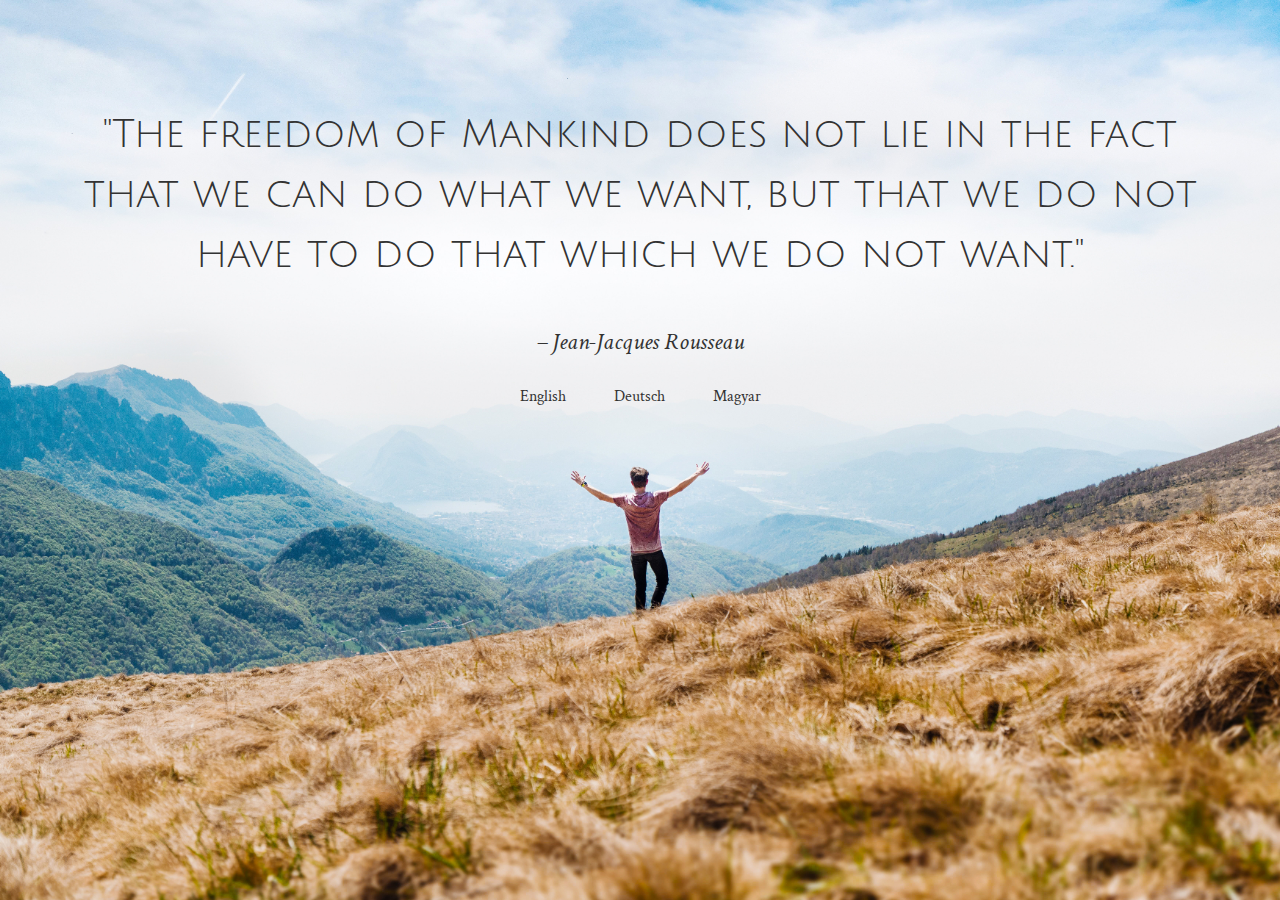
<file: index.html>
<!DOCTYPE html>
<html>
<head>
  <link rel="stylesheet" type="text/css" href="style.css">
  <meta charset="utf-8">
  <title>Freedom</title>
  <meta name="viewport" content="width=device-width, initial-scale=1">
  <link href="https://fonts.googleapis.com/css?family=Crimson+Text|Julius+Sans+One" rel="stylesheet">
</head>
<body>

    <div class="wrapper">
        <p class="quote">
        "The freedom of Mankind does not lie in the fact that we can do what we want, but that we do not have to do that which we do not want."
        </p>

        <p class="author">
        – Jean-Jacques Rousseau
        </p>

        <div class="nav">
            <a href="index.html">English</a>
            <a href="index-de.html">Deutsch</a>
            <a href="index-hu.html">Magyar</a>
        </div>

    </div>

</body>
</html>
</file>
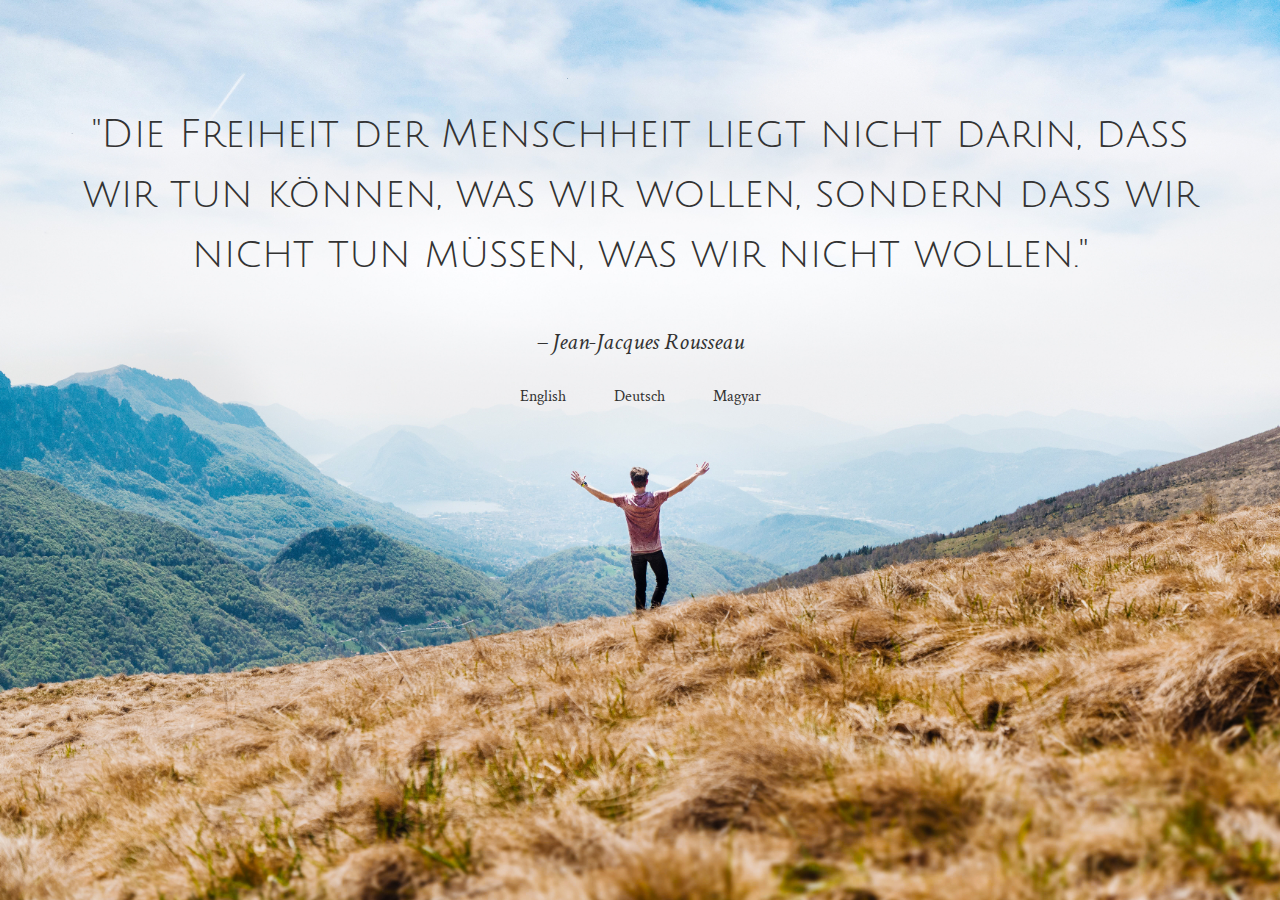
<file: index-de.html>
<!DOCTYPE html>
<html>
<head>
  <link rel="stylesheet" type="text/css" href="style.css">
  <meta charset="utf-8">
  <title>Freedom</title>
  <meta name="viewport" content="width=device-width, initial-scale=1">
  <link href="https://fonts.googleapis.com/css?family=Crimson+Text|Julius+Sans+One" rel="stylesheet">
</head>
<body>

    <div class="wrapper">
        <p class="quote">
        "Die Freiheit der Menschheit liegt nicht darin, dass wir tun können, was wir wollen, sondern dass wir nicht tun müssen, was wir nicht wollen."
        </p>

        <p class="author">
        – Jean-Jacques Rousseau
        </p>

        <div class="nav">
            <a href="index.html">English</a>
            <a href="index-de.html">Deutsch</a>
            <a href="index-hu.html">Magyar</a>
        </div>

    </div>

</body>
</html>
</file>
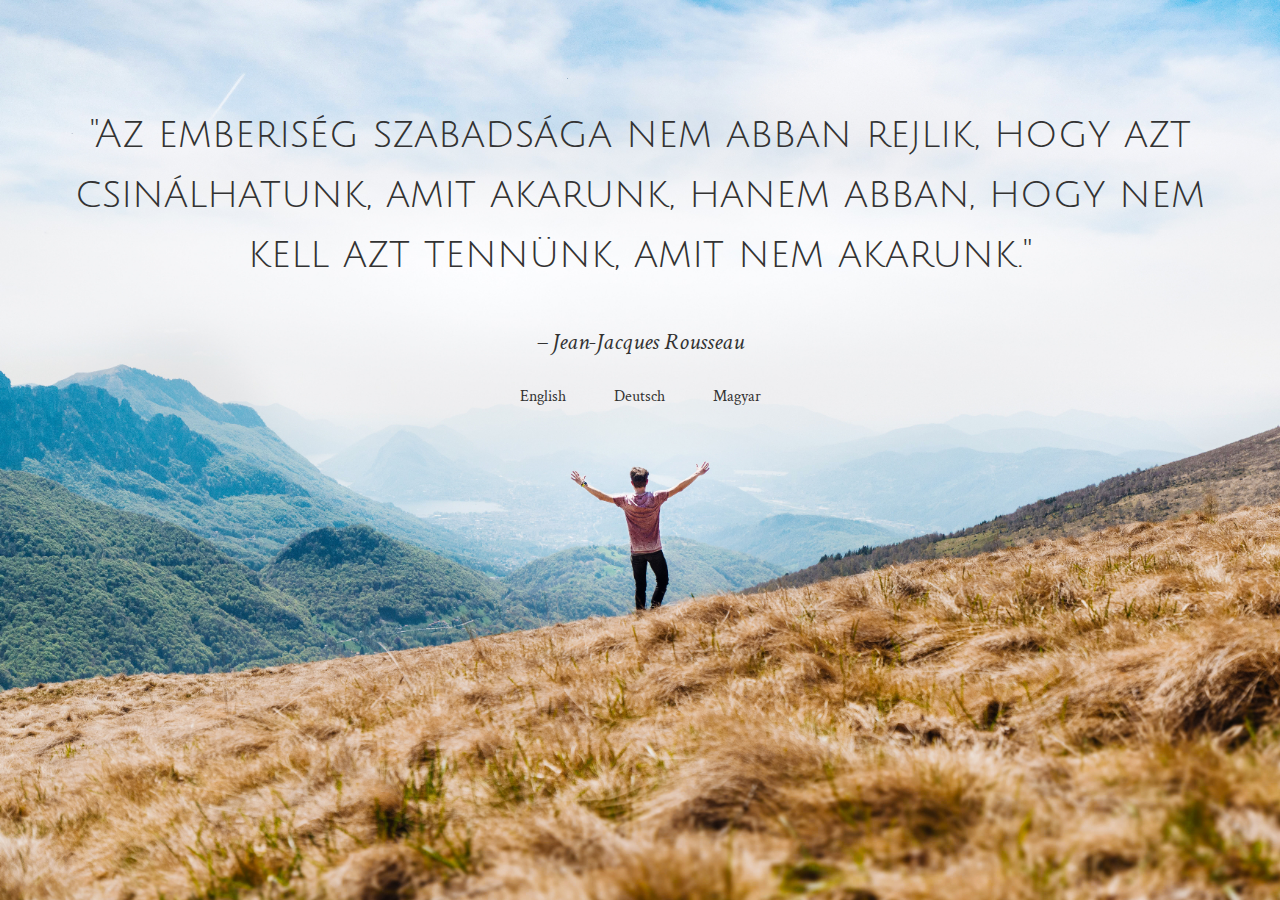
<file: index-hu.html>
<!DOCTYPE html>
<html>
<head>
  <link rel="stylesheet" type="text/css" href="style.css">
  <meta charset="utf-8">
  <title>Freedom</title>
  <meta name="viewport" content="width=device-width, initial-scale=1">
  <link href="https://fonts.googleapis.com/css?family=Crimson+Text|Julius+Sans+One" rel="stylesheet">
</head>
<body>

    <div class="wrapper">
        <p class="quote">
        "Az emberiség szabadsága nem abban rejlik, hogy azt csinálhatunk, amit akarunk, hanem abban, hogy nem kell azt tennünk, amit nem akarunk."
        </p>

        <p class="author">
        – Jean-Jacques Rousseau
        </p>

        <div class="nav">
            <a href="index.html">English</a>
            <a href="index-de.html">Deutsch</a>
            <a href="index-hu.html">Magyar</a>
        </div>

    </div>

</body>
</html>
</file>
<file: style.css>
*{
	margin: 0;
	padding: 0;
	border: 0;
	font-size: 100%;
	font: inherit;
	vertical-align: baseline;
    box-sizing: border-box;
}

body {
    width: 100%;
    height: 100vh;
    background: url(assets/freedom.jpg) no-repeat center;
    background-size: cover;
    color: #333;
}
html, body {
    margin: 0;
    padding: 0;
    line-height: 1.5;
}

div {
    display: block;
}

.wrapper {
    padding-top: 4rem;
    width: 90%;
    margin: 0 auto;
    text-align: center;
}


.quote {
    font-family: 'Julius Sans One', sans-serif;
    font-size: 2.5rem;
    }

.author {
    font-family: 'Crimson Text', serif;
    font-size: 1.5rem;
    font-style: italic;
}

p {
    display: block;
    margin-block-start: 1em;
    margin-block-end: 1em;
    margin-inline-start: 0px;
    margin-inline-end: 0px;
}


.nav>a{
    text-decoration: none;
    font-family: 'Crimson Text', serif;
    color: #333;
    margin-inline: 1em;
    font-size: 1rem;
    padding: 5px;
    border-radius: 5px;
    border: 1px solid;
    border-color: rgba(200,200,200,0);
}

.nav>a:hover{
    transition: 0.5s;
    font-style: bold;
    color: black;
    border-color: rgba(100,100,100,1);

}


@media (min-width: 1900px){
    p {
    
        margin-block-start: 2em;

    }
}

@media (max-width: 800px){
        .quote {
            font-size: 1rem;
            color: black;
        }

        .author {
            
            font-size: 0.5rem;
            color: black; 
        }

        .nav>a{
            font-size: 0.5rem;

        }
}
</file>
